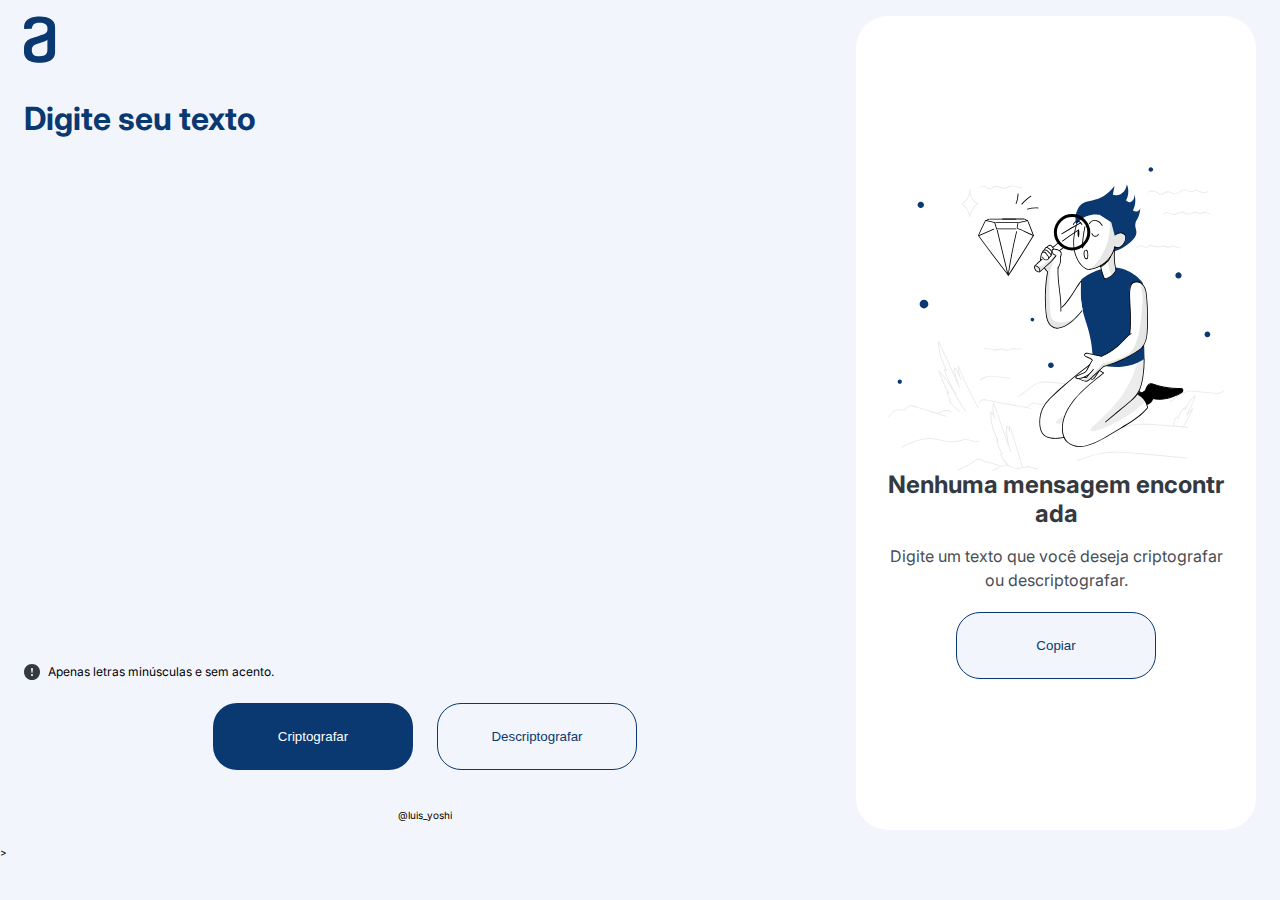
<file: Sprint01/index.html>
<!DOCTYPE html>
<html lang="pt-br">

<head>
    <meta charset="UTF-8">
    <meta name="viewport" content="width=device-width, initial-scale=1.0">
    <title>Decodificardor</title>
    <link rel="stylesheet" href="./style.css">
</head>

<body>
    <div class="page">
        <header>
            <svg width="32" height="47" viewBox="0 0 32 47" fill="none" xmlns="http://www.w3.org/2000/svg">
                <path fill-rule="evenodd" clip-rule="evenodd"
                    d="M23.3958 23.2683C23.3524 23.537 23.2466 23.7928 23.0863 24.0165C22.926 24.2401 22.7154 24.4259 22.4703 24.5597C21.9766 24.8677 21.5447 25.0217 21.1077 25.1757C20.177 25.4861 19.1974 25.7966 18.1613 26.1567C17.0687 26.5169 16.0891 26.877 15.215 27.1378C14.1249 27.4979 13.0888 27.8084 12.1041 28.1685C11.3633 28.4747 10.6674 28.8739 10.0345 29.3557C9.44584 29.8709 8.93212 30.4607 8.50734 31.1091C8.07027 31.8294 7.79518 32.7583 7.79518 33.8411C7.79518 36.0094 8.34022 37.6585 9.43289 38.6892C10.523 39.7746 12.5438 40.2887 15.5389 40.2887C18.5932 40.2887 20.6654 39.7224 21.7607 38.5874C22.8482 37.4524 23.3932 35.8554 23.3932 33.7939V23.2683H23.3958ZM15.5415 0.418701C20.8891 0.418701 24.815 1.39974 27.3217 3.4115C29.831 5.37358 31.0856 7.89696 31.0856 10.8873V36.3695C31.0856 37.4002 30.8696 38.5352 30.4891 39.7721C30.1035 41.0139 29.3425 42.1465 28.1418 43.1747C26.9977 44.2104 25.4166 45.0871 23.3984 45.7577C21.3802 46.4283 18.7629 46.7884 15.5441 46.7884C12.3304 46.7884 9.70798 46.4283 7.69234 45.7577C5.6767 45.0871 4.09298 44.2104 2.9489 43.1747C1.8846 42.2481 1.07834 41.0781 0.604178 39.7721C0.218532 38.5377 0 37.4027 0 36.372V32.2988C0 30.1306 0.599036 28.1188 1.79968 26.3629C3.00032 24.5597 4.68945 23.3229 6.8722 22.548C7.96229 22.1879 9.21692 21.8277 10.6335 21.3633C12.0527 20.8964 13.3588 20.4319 14.6699 20.0221C15.9811 19.6074 17.1252 19.1926 18.1048 18.83C18.6959 18.6015 19.2963 18.396 19.9044 18.214L20.8866 17.7496C21.2722 17.5434 21.6501 17.233 22.0332 16.8207C22.4137 16.4109 22.7402 15.9465 23.0153 15.4299C23.306 14.8705 23.4557 14.2526 23.4524 13.6267V11.9751C23.4564 11.3698 23.3249 10.7708 23.0667 10.2192C22.8508 9.59826 22.4137 9.03199 21.8147 8.51787C21.2156 8.00127 20.3955 7.58899 19.416 7.27605C18.4338 6.97056 17.1278 6.81409 15.6521 6.81409C12.5977 6.81409 10.5795 7.38533 9.48945 8.56755C8.5639 9.60075 8.01885 10.8898 7.91087 12.3328C7.91087 12.6432 7.63835 12.8494 7.30927 12.8494L0.658168 12.9537C0.500177 12.9543 0.348309 12.8947 0.235632 12.7877C0.122956 12.6807 0.0585941 12.535 0.0565613 12.3824V10.8922C0.0565613 9.44427 0.331655 8.1031 0.930691 6.81409C1.5323 5.5226 2.46042 4.44221 3.71248 3.51084C4.96711 2.58444 6.60482 1.81203 8.56647 1.29543C10.4767 0.674517 12.8214 0.418701 15.5466 0.418701H15.5415Z"
                    fill="#0A3871" />
            </svg>

        </header>

        <main>
            <section>
           <h1>Digite seu texto</h1>
           <textarea id="input-text" >
           </textarea>
           <p>
               <svg width="16" height="16" viewBox="0 0 16 16" fill="none" xmlns="http://www.w3.org/2000/svg">
            <path d="M16 8C16 10.1217 15.1571 12.1566 13.6569 13.6569C12.1566 15.1571 10.1217 16 8 16C5.87827 16 3.84344 15.1571 2.34315 13.6569C0.842855 12.1566 0 10.1217 0 8C0 5.87827 0.842855 3.84344 2.34315 2.34315C3.84344 0.842855 5.87827 0 8 0C10.1217 0 12.1566 0.842855 13.6569 2.34315C15.1571 3.84344 16 5.87827 16 8ZM8 4C7.87361 4.00007 7.74863 4.02662 7.63312 4.07793C7.51761 4.12924 7.41413 4.20418 7.32934 4.29791C7.24456 4.39165 7.18035 4.5021 7.14084 4.62217C7.10134 4.74223 7.08743 4.86923 7.1 4.995L7.45 8.502C7.46176 8.63977 7.5248 8.76811 7.62664 8.86164C7.72849 8.95516 7.86173 9.00705 8 9.00705C8.13827 9.00705 8.27151 8.95516 8.37336 8.86164C8.4752 8.76811 8.53824 8.63977 8.55 8.502L8.9 4.995C8.91257 4.86923 8.89866 4.74223 8.85915 4.62217C8.81965 4.5021 8.75544 4.39165 8.67066 4.29791C8.58587 4.20418 8.48239 4.12924 8.36688 4.07793C8.25137 4.02662 8.12639 4.00007 8 4ZM8.002 10C7.73678 10 7.48243 10.1054 7.29489 10.2929C7.10736 10.4804 7.002 10.7348 7.002 11C7.002 11.2652 7.10736 11.5196 7.29489 11.7071C7.48243 11.8946 7.73678 12 8.002 12C8.26722 12 8.52157 11.8946 8.70911 11.7071C8.89664 11.5196 9.002 11.2652 9.002 11C9.002 10.7348 8.89664 10.4804 8.70911 10.2929C8.52157 10.1054 8.26722 10 8.002 10Z" fill="#343A40"/>
            </svg>
            Apenas letras minúsculas e sem acento.</p>
           <div class="buttons">
               <button id= 'submit'type="submit">Criptografar</button>
               <button id="cancel" type="submit">Descriptografar</button>
           </div>
        </section>
        </main>
        
        <aside>
            <div id="res">
            <svg width="336" height="304" viewBox="0 0 336 304" fill="none" xmlns="http://www.w3.org/2000/svg">
                <g clip-path="url(#clip0_2_1323)">
                <path d="M0.675649 249.836C3.6088 248.4 4.854 244.589 8.03619 243.595C11.3014 242.574 14.9263 244.589 17.9148 242.38C19.2153 241.414 20.1838 239.812 21.7611 239.232C23.1447 238.735 24.5836 239.287 25.9118 239.702C27.0463 240.061 28.1808 240.392 29.3153 240.751C33.8811 242.159 38.4192 243.54 42.9849 244.948C48.1594 246.522 53.3063 248.124 58.4808 249.698C58.9789 249.864 59.2002 249.063 58.7021 248.897C49.2386 245.998 39.8027 243.098 30.3392 240.199C28.1255 239.536 25.8288 238.514 23.5321 238.238C21.9271 238.045 20.6543 238.68 19.5197 239.729C17.9425 241.193 16.7526 242.546 14.4559 242.656C12.5466 242.767 10.6649 242.27 8.75563 242.574C4.82632 243.181 3.60879 247.461 0.288249 249.091C-0.209832 249.367 0.205238 250.085 0.675649 249.836Z" fill="#E8E8E8"/>
                <path d="M50.4007 246.357C52.3654 246.854 53.915 244.893 55.6859 244.313C58.0656 243.512 60.6114 243.844 62.7697 245.086C63.2402 245.362 63.6552 244.644 63.1848 244.368C61.3585 243.291 59.2832 242.85 57.1802 243.126C56.267 243.236 55.4092 243.485 54.5791 243.844C53.3892 244.368 52.0057 245.887 50.6221 245.556C50.0963 245.418 49.875 246.219 50.4007 246.357Z" fill="#E8E8E8"/>
                <path d="M71.7353 244.286C69.8813 242.767 68.1103 241.138 66.4501 239.398C65.6753 238.597 64.9282 237.741 64.2087 236.885C63.7936 236.388 63.3786 235.891 62.9912 235.394C62.7145 235.035 62.4377 234.676 62.1887 234.317C61.746 233.875 61.746 233.323 62.2164 232.715C62.5484 232.853 63.0742 232.522 62.7975 232.135C61.1095 229.871 59.8643 227.386 59.0619 224.679C58.8958 224.845 58.7298 225.011 58.5638 225.176C59.4769 225.425 60.141 225.894 60.6391 226.668C60.9158 227.109 61.6353 226.723 61.3586 226.253C57.2356 219.129 53.8597 211.618 51.3139 203.803C51.0926 203.941 50.8435 204.079 50.6221 204.217C62.2164 215.594 67.4739 231.417 77.2418 244.148C77.5739 244.562 78.2933 244.148 77.9613 243.733C68.1657 230.948 62.8528 215.07 51.2032 203.637C50.9265 203.361 50.3731 203.637 50.5115 204.051C53.0849 211.949 56.4608 219.516 60.6391 226.695C60.8882 226.557 61.1095 226.419 61.3586 226.281C60.7221 225.315 59.892 224.679 58.7852 224.403C58.4808 224.32 58.1764 224.597 58.2871 224.9C59.1172 227.662 60.3901 230.23 62.1057 232.55C62.2994 232.356 62.4931 232.163 62.6868 231.97C61.912 231.611 61.0542 231.97 60.8605 232.881C60.6115 234.179 62.1887 235.615 62.9082 236.526C65.3709 239.591 68.1657 242.38 71.2095 244.865C71.5692 245.197 72.1503 244.617 71.7353 244.286Z" fill="#E8E8E8"/>
                <path d="M68.8297 227.027C63.7382 219.433 59.6152 211.286 56.5714 202.671C56.4884 202.836 56.3777 203.002 56.2947 203.168C57.2355 202.947 58.038 203.306 58.5637 204.134C58.8404 204.604 59.5045 204.19 59.2832 203.72C54.9941 194.469 50.6221 184.832 50.9265 174.421C50.6774 174.504 50.4007 174.559 50.1517 174.642C57.5399 189.83 64.5684 205.211 71.2095 220.731C71.4032 221.172 72.1226 220.841 71.9566 220.399C70.8497 217.085 69.7706 213.744 68.6637 210.43C68.138 208.801 67.5845 207.2 67.0588 205.57C66.6991 204.493 65.9243 202.146 67.4739 201.566C67.3078 201.511 67.1695 201.428 67.0034 201.373C68.9958 205.266 70.9604 209.16 72.9527 213.054C73.2018 213.523 73.9213 213.109 73.6722 212.64C71.5139 208.415 70.5177 203.748 70.7114 198.998C70.4347 199.026 70.158 199.081 69.9089 199.108C75.6645 213.385 82.3333 227.303 89.8322 240.751C90.0812 241.22 90.8007 240.806 90.5516 240.337C83.0804 226.944 76.4393 213.109 70.7114 198.888C70.5454 198.473 69.9089 198.501 69.9089 198.998C69.7152 203.886 70.7667 208.663 72.9804 213.054C73.2295 212.916 73.4508 212.778 73.6999 212.64C71.7075 208.746 69.7429 204.852 67.7506 200.959C67.6676 200.821 67.4462 200.71 67.2802 200.765C64.513 201.787 66.284 205.736 66.8928 207.586C68.3317 211.922 69.7429 216.285 71.1818 220.62C71.4308 220.51 71.6799 220.399 71.9289 220.289C65.2878 204.769 58.2593 189.388 50.8711 174.2C50.6774 173.814 50.0963 174.035 50.0963 174.421C49.7643 184.97 54.2193 194.773 58.5637 204.134C58.8128 203.996 59.0341 203.858 59.2832 203.72C58.5637 202.588 57.4015 202.091 56.0733 202.367C55.8519 202.422 55.7136 202.671 55.7966 202.864C58.8681 211.535 63.0188 219.764 68.138 227.413C68.4147 227.883 69.1341 227.468 68.8297 227.027Z" fill="#E8E8E8"/>
                <path d="M14.1515 280.405C23.7257 275.794 33.8257 271.099 44.7558 272.204C49.9303 272.728 54.9388 274.22 60.0856 274.882C62.6867 275.214 65.3155 275.352 67.9166 275.048C70.3517 274.744 72.6484 273.861 75.0281 273.336C78.0996 272.646 80.8944 273.364 83.8552 274.192C86.2903 274.855 88.6977 275.407 91.2157 274.827C91.7415 274.717 91.5201 273.916 90.9944 274.026C85.9582 275.214 81.2264 271.596 76.1349 272.314C73.6169 272.673 71.2648 273.667 68.7744 274.109C66.1456 274.551 63.4615 274.496 60.8051 274.164C55.5752 273.557 50.4837 272.01 45.2262 271.431C40.0517 270.851 34.9325 271.513 29.9794 272.949C24.3345 274.606 18.9939 277.147 13.7364 279.687C13.2383 279.908 13.6811 280.626 14.1515 280.405Z" fill="#E8E8E8"/>
                <path d="M70.3241 303.297C73.5616 301.917 76.7438 300.398 79.8153 298.686C81.4202 297.775 82.9975 296.836 84.5747 295.842C85.986 294.93 87.3972 293.632 88.9468 292.97C90.6901 292.252 93.3188 293.605 95.0621 294.13C96.9161 294.709 98.7701 295.262 100.596 295.842C104.387 297.001 108.178 298.161 111.942 299.321C112.44 299.487 112.661 298.686 112.163 298.52C108.123 297.278 104.055 296.035 100.015 294.792C98.0783 294.185 96.1413 293.605 94.2043 292.997C92.7101 292.528 90.8284 291.561 89.2512 291.948C87.7846 292.307 86.4564 293.577 85.2112 294.406C83.6062 295.455 81.946 296.477 80.2857 297.443C76.9375 299.349 73.4786 301.061 69.909 302.552C69.4109 302.773 69.8537 303.491 70.3241 303.297Z" fill="#E8E8E8"/>
                <path d="M104.747 304.154C106.85 303.104 108.953 302.027 111.056 300.978C112.993 299.984 115.068 298.658 117.282 298.465C119.523 298.244 121.267 299.708 123.204 300.564C124.836 301.282 126.607 301.696 128.378 301.806C132.529 302.027 136.403 299.956 140.526 300.177C143.819 300.37 147.139 303.077 150.377 301.365C150.847 301.116 150.432 300.398 149.962 300.647C147.942 301.724 145.756 300.674 143.763 300.039C142.048 299.487 140.387 299.238 138.589 299.432C134.327 299.873 130.426 301.668 126.054 300.647C122.429 299.818 119.662 296.808 115.76 297.94C113.961 298.465 112.274 299.459 110.613 300.288C108.51 301.337 106.407 302.414 104.304 303.463C103.862 303.684 104.277 304.402 104.747 304.154Z" fill="#E8E8E8"/>
                <path d="M120.907 298.161C119.191 296.67 117.642 295.013 116.369 293.108C115.788 292.252 115.262 291.34 114.764 290.429C114.515 289.96 114.294 289.49 114.1 289.021C113.934 288.634 113.768 288.275 113.629 287.889C113.38 287.474 113.491 287.088 113.962 286.729C114.211 286.618 114.46 286.508 114.709 286.397C111.665 281.924 109.756 276.843 109.119 271.486C108.87 271.596 108.649 271.679 108.4 271.79C108.898 272.425 109.396 273.06 109.922 273.723C110.226 274.109 110.807 273.612 110.586 273.225C105.771 264.637 103.197 254.972 103.142 245.142C102.893 245.252 102.672 245.335 102.423 245.445C104.304 246.964 105.743 248.842 106.629 251.079C106.878 250.968 107.127 250.858 107.376 250.747C105.217 246.191 104.775 241.055 106.048 236.195C105.771 236.195 105.522 236.195 105.245 236.195C110.918 252.404 116.563 268.586 122.235 284.796C122.401 285.293 123.204 285.072 123.038 284.575C120.188 276.263 118.776 267.537 118.859 258.728C118.61 258.838 118.389 258.921 118.14 259.032C119.828 260.55 120.879 262.456 121.267 264.693C121.35 265.162 122.097 265.052 122.069 264.582C121.986 262.898 121.876 261.186 121.793 259.501C121.571 259.612 121.377 259.75 121.156 259.86C122.623 260.799 122.899 263.284 123.37 264.831C123.868 266.488 124.366 268.144 124.892 269.829C125.916 273.253 126.967 276.65 127.991 280.074C130.066 286.895 132.142 293.743 134.217 300.564C134.383 301.061 135.185 300.867 135.019 300.343C132.778 292.997 130.564 285.624 128.323 278.279C127.244 274.689 126.137 271.099 125.058 267.509C124.504 265.659 123.951 263.837 123.397 261.986C123.038 260.854 122.623 259.832 121.599 259.17C121.35 259.004 120.962 259.225 120.962 259.529C121.045 261.213 121.156 262.925 121.239 264.61C121.516 264.582 121.793 264.527 122.042 264.499C121.654 262.124 120.492 260.053 118.693 258.452C118.417 258.203 118.002 258.369 117.974 258.755C117.891 267.62 119.302 276.429 122.18 284.823C122.457 284.741 122.706 284.685 122.982 284.603C117.31 268.393 111.665 252.211 105.992 236.001C105.854 235.642 105.3 235.587 105.19 236.001C103.862 241.11 104.36 246.439 106.601 251.189C106.795 251.603 107.542 251.3 107.348 250.858C106.407 248.483 104.941 246.467 102.921 244.865C102.644 244.645 102.201 244.783 102.201 245.169C102.257 255.138 104.858 264.969 109.756 273.667C109.977 273.502 110.198 273.336 110.42 273.17C109.922 272.535 109.423 271.9 108.898 271.237C108.676 270.961 108.151 271.182 108.178 271.541C108.815 277.064 110.752 282.283 113.879 286.867C114.155 287.254 114.709 287.005 114.626 286.536C114.487 285.762 113.574 285.486 112.938 285.956C111.776 286.784 112.91 288.745 113.325 289.684C114.902 293.191 117.254 296.256 120.16 298.769C120.741 299.072 121.322 298.493 120.907 298.161Z" fill="#E8E8E8"/>
                <path d="M91.9629 236.222C91.6031 231.031 101.039 234.013 103.668 234.51C107.984 235.311 112.274 236.112 116.59 236.913C125.196 238.514 133.829 240.116 142.435 241.718C142.961 241.828 143.182 241.027 142.656 240.917C132.778 239.067 122.927 237.244 113.048 235.394C108.206 234.483 103.363 233.571 98.5209 232.688C96.7777 232.356 94.7577 231.997 93.1251 232.909C91.8798 233.571 91.0497 234.786 91.1604 236.222C91.1604 236.747 92.0182 236.747 91.9629 236.222Z" fill="#E8E8E8"/>
                <path d="M136.707 240.806C139.585 241.11 141.356 238.376 143.597 237.051C145.507 235.946 147.167 236.802 149.132 237.189C151.318 237.631 153.559 237.686 155.773 237.41C156.298 237.354 156.298 236.526 155.773 236.581C153.282 236.885 150.792 236.775 148.357 236.167C146.89 235.78 145.562 235.311 144.096 235.891C141.494 236.885 139.723 240.309 136.707 239.978C136.182 239.923 136.182 240.751 136.707 240.806Z" fill="#E8E8E8"/>
                <path d="M189.476 293.909C196.117 291.589 202.814 289.269 209.676 287.612C216.843 285.9 224.065 285.21 231.426 285.431C238.703 285.652 245.925 286.48 253.175 287.143C260.453 287.833 267.73 288.496 275.008 289.187C283.365 289.96 291.749 290.733 300.106 291.534C300.631 291.589 300.631 290.761 300.106 290.705C285.191 289.325 270.276 287.944 255.334 286.536C240.972 285.21 226.528 283.249 212.222 286.204C204.363 287.833 196.781 290.484 189.227 293.108C188.757 293.273 188.978 294.074 189.476 293.909Z" fill="#E8E8E8"/>
                <path d="M218.725 266.736C223.678 265.687 228.326 263.616 233.003 261.738C238.011 259.75 243.075 258.369 248.443 257.9C253.867 257.43 259.318 257.706 264.714 258.038C270.138 258.369 275.561 258.756 281.012 259.142C287.349 259.612 293.714 260.136 300.05 260.689C300.576 260.744 300.576 259.915 300.05 259.86C288.816 258.866 277.581 258.01 266.319 257.292C255.61 256.602 245.068 256.326 234.857 260.109C229.433 262.125 224.176 264.693 218.476 265.908C218.005 266.046 218.199 266.847 218.725 266.736Z" fill="#E8E8E8"/>
                <path d="M282.507 234.897C286.464 231.887 290.642 228.932 295.069 226.668C297.228 225.563 299.552 224.679 301.987 224.486C304.616 224.265 307.245 224.79 309.818 225.121C315.048 225.756 320.306 226.143 325.563 226.474C329.05 226.695 333.477 227.192 335.94 224.155C336.272 223.74 335.691 223.161 335.359 223.575C332.564 227.027 326.67 225.729 322.851 225.48C317.594 225.121 312.392 224.624 307.162 223.961C304.92 223.685 302.707 223.464 300.465 223.879C298.252 224.265 296.176 225.149 294.212 226.198C289.95 228.462 285.91 231.279 282.064 234.206C281.677 234.51 282.092 235.228 282.507 234.897Z" fill="#E8E8E8"/>
                <path d="M130.177 230.34C134.106 227.386 138.063 224.458 141.992 221.504C145.756 218.687 149.27 215.732 154.195 215.484C158.844 215.263 163.604 215.788 168.225 216.174C173.206 216.588 178.159 217.141 183.084 217.831C187.235 218.411 192.188 219.957 196.117 217.803C196.588 217.555 196.173 216.837 195.702 217.085C193.682 218.19 191.441 218.19 189.2 217.914C186.792 217.61 184.385 217.196 181.977 216.864C177.329 216.229 172.652 215.705 167.948 215.318C163.327 214.931 158.54 214.379 153.919 214.655C149.63 214.904 146.448 217.113 143.099 219.626C138.644 222.94 134.217 226.281 129.762 229.595C129.347 229.954 129.762 230.672 130.177 230.34Z" fill="#E8E8E8"/>
                <path d="M285.855 259.529C286.104 257.706 286.464 255.939 286.99 254.172C287.239 253.343 287.488 252.515 287.82 251.686C288.013 251.189 288.539 250.361 289.259 250.554C289.618 250.665 289.784 251.907 289.812 252.156C289.867 252.598 290.476 252.736 290.614 252.266C291.915 248.041 293.409 243.402 297.394 240.944C297.173 240.834 296.979 240.696 296.757 240.585C296.757 241.276 296.73 241.994 296.73 242.684C296.73 243.071 297.311 243.264 297.505 242.905C299.967 237.796 302.651 232.439 307.632 229.346C307.439 229.181 307.217 229.043 307.023 228.877C304.533 235.311 301.628 241.579 298.335 247.655C298.113 248.041 298.667 248.538 298.999 248.152C300.853 245.943 302.734 243.733 305.17 242.132C304.976 241.938 304.782 241.745 304.588 241.552C301.517 248.014 298.169 254.31 294.488 260.44C294.212 260.909 294.931 261.324 295.208 260.854C298.86 254.724 302.236 248.428 305.308 241.966C305.474 241.635 305.114 241.138 304.727 241.386C302.236 243.043 300.299 245.28 298.39 247.544C298.611 247.71 298.833 247.876 299.054 248.041C302.375 241.911 305.308 235.587 307.826 229.07C307.964 228.739 307.494 228.435 307.217 228.601C302.098 231.776 299.331 237.216 296.785 242.463C297.034 242.546 297.311 242.601 297.56 242.684C297.56 241.994 297.588 241.276 297.588 240.585C297.588 240.282 297.228 240.061 296.951 240.226C292.801 242.794 291.168 247.599 289.812 252.045C290.089 252.073 290.365 252.128 290.614 252.156C290.476 250.747 289.203 248.345 287.654 250.14C286.879 251.051 286.574 252.542 286.242 253.675C285.689 255.497 285.302 257.375 285.025 259.28C284.997 259.833 285.772 260.053 285.855 259.529Z" fill="#E8E8E8"/>
                <path d="M92.5164 212.916C94.6747 211.756 96.8608 210.596 99.2405 209.961C101.759 209.298 104.249 209.519 106.767 209.851C111.776 210.513 116.784 211.176 121.765 211.839C122.291 211.922 122.291 211.093 121.765 211.01C116.424 210.292 111.056 209.519 105.716 208.884C103.253 208.58 100.901 208.58 98.521 209.271C96.252 209.933 94.149 211.066 92.0737 212.17C91.6032 212.474 92.046 213.164 92.5164 212.916Z" fill="#E8E8E8"/>
                <path d="M260.84 25.6074C262.833 23.923 265.627 24.2543 267.813 25.3313C269.474 26.1321 270.83 27.7614 272.767 27.8442C274.565 27.8994 276.059 26.6844 277.581 25.8836C278.605 25.3589 279.657 24.9999 280.819 25.2484C282.064 25.497 283.143 26.2149 284.278 26.712C288.013 28.3413 290.504 26.0769 293.658 24.2819C294.544 23.7849 295.485 23.3431 296.508 23.2602C297.809 23.1498 298.971 23.7297 300.133 24.2267C301.96 24.9999 303.343 25.3037 305.197 24.5581C307.106 23.8125 308.656 23.923 310.565 24.6133C311.783 25.0551 312.945 25.6074 314.218 25.8836C316.127 26.3254 318.175 26.2149 319.614 24.7514C320.001 24.3648 319.392 23.7849 319.033 24.1715C317.179 26.0493 314.356 25.1656 312.226 24.3372C310.067 23.5087 307.854 22.6251 305.557 23.4811C304.118 24.0334 303.149 24.42 301.6 23.8953C300.548 23.5364 299.58 22.9565 298.501 22.6527C296.868 22.1556 295.346 22.4318 293.852 23.1774C292.136 24.0334 290.642 25.3865 288.843 26.1045C286.464 27.0434 284.61 25.8007 282.451 24.8895C280.874 24.2267 279.38 24.1163 277.803 24.8066C275.893 25.6627 274.039 27.5404 271.798 26.7396C270.608 26.3254 269.667 25.3589 268.588 24.7514C267.675 24.2543 266.679 23.8953 265.655 23.702C263.69 23.3431 261.781 23.6744 260.231 24.9723C259.844 25.3865 260.453 25.9664 260.84 25.6074Z" fill="#E8E8E8"/>
                <path d="M270.802 44.468C271.328 44.468 271.328 43.6395 270.802 43.6395C270.276 43.6395 270.276 44.468 270.802 44.468Z" fill="#E8E8E8"/>
                <path d="M276.336 47.478C277.637 45.1307 280.708 46.2629 282.617 47.0361C284.527 47.8093 286.242 48.2788 288.262 47.5884C289.923 47.0085 291.417 45.9039 293.132 45.5173C295.512 44.9651 296.868 46.9809 299.026 47.4504C302.402 48.1959 305.806 44.4404 308.988 46.0144C309.874 46.4562 310.482 47.0361 311.534 46.9533C312.502 46.8981 313.388 46.4286 314.329 46.2077C316.957 45.6002 319.697 46.0696 322.049 47.3675C322.519 47.616 322.934 46.8981 322.464 46.6495C320.97 45.8211 319.365 45.324 317.677 45.1584C316.819 45.0755 315.934 45.1031 315.076 45.2412C314.052 45.3793 313.111 45.8211 312.115 46.0144C310.759 46.2629 310.178 45.6002 309.071 45.1307C308.518 44.9098 307.909 44.7994 307.328 44.827C305.944 44.8822 304.616 45.4621 303.343 45.9316C301.711 46.5391 299.967 47.119 298.307 46.2905C296.896 45.6002 295.789 44.5508 294.129 44.5508C290.697 44.5785 288.29 47.8646 284.665 46.8705C281.981 46.1249 277.664 43.5015 275.672 47.0361C275.368 47.5332 276.087 47.9474 276.336 47.478Z" fill="#E8E8E8"/>
                <path d="M249.495 80.5323C251.46 78.9859 253.701 79.0688 255.859 80.0629C257.049 80.6152 258.322 81.1399 259.567 80.3943C260.287 79.9524 260.757 79.2621 261.615 79.0136C262.528 78.7374 263.497 78.9307 264.382 79.1516C265.959 79.5382 267.481 80.2286 269.114 80.339C271.051 80.4771 272.822 79.6487 274.704 79.4554C276.724 79.2621 278.135 80.4771 280.016 80.7532C281.843 81.0018 283.254 79.5382 285.08 79.8144C287.294 80.1457 289.48 80.8913 291.666 81.4436C292.192 81.5817 292.413 80.7809 291.887 80.6428C289.591 80.0629 287.211 79.1792 284.859 78.9307C282.867 78.7098 281.428 80.339 279.435 79.7315C277.581 79.1792 276.253 78.3784 274.261 78.6546C272.13 78.9583 270.193 79.7867 268.007 79.3173C266.319 78.9583 264.687 78.1575 262.943 78.0471C262.307 78.0194 261.643 78.0747 261.034 78.3232C260.259 78.627 259.844 79.2621 259.125 79.6763C257.464 80.6428 255.223 78.5993 253.452 78.4613C251.764 78.3232 250.215 78.9031 248.886 79.9248C248.471 80.2838 249.08 80.8637 249.495 80.5323Z" fill="#E8E8E8"/>
                <path d="M90.8561 20.2779C91.3819 20.2779 91.3819 19.4495 90.8561 19.4495C90.3303 19.4495 90.3303 20.2779 90.8561 20.2779Z" fill="#E8E8E8"/>
                <path d="M93.2911 20.913C93.7892 18.4553 97.0544 20.0293 98.2442 20.7749C99.6001 21.6309 101.039 22.4041 102.699 21.9347C104.498 21.41 105.715 19.8636 107.708 19.7532C109.589 19.6703 111.416 20.5264 113.187 21.0786C114.709 21.5481 116.314 21.8795 117.891 21.4929C119.745 21.051 121.322 19.7532 123.204 19.4218C126.912 18.7866 130.26 21.7966 134.023 20.6368C134.521 20.4711 134.327 19.6703 133.802 19.836C129.872 21.0786 126.137 17.5992 122.152 18.8419C120.104 19.477 118.389 20.913 116.147 20.8301C114.072 20.7473 112.191 19.7532 110.226 19.2561C108.676 18.8695 107.099 18.759 105.605 19.4494C104.747 19.836 104 20.4711 103.142 20.8853C101.731 21.5481 100.541 21.1615 99.2681 20.4435C97.8845 19.6427 96.6946 18.7038 95.0067 18.8419C93.8168 18.9247 92.7653 19.5322 92.5439 20.7473C92.4056 21.2167 93.2081 21.4376 93.2911 20.913Z" fill="#E8E8E8"/>
                <path d="M95.8093 182.153C99.1021 180.773 102.423 183.23 105.743 183.396C107.459 183.479 109.119 183.065 110.807 182.733C112.938 182.319 114.764 182.291 116.812 183.147C118.057 183.672 119.191 184.003 120.464 183.506C121.184 183.23 121.793 182.761 122.512 182.512C123.314 182.236 124.145 182.181 125.002 182.181C127.963 182.236 130.924 183.258 133.746 181.932C134.217 181.711 133.802 180.994 133.331 181.214C130.315 182.623 126.967 181.076 123.785 181.408C122.263 181.573 121.267 182.457 119.856 182.871C118.168 183.368 116.507 181.932 114.847 181.684C111.277 181.132 107.902 183.12 104.304 182.402C101.427 181.822 98.521 180.137 95.5879 181.38C95.1175 181.573 95.3389 182.374 95.8093 182.153Z" fill="#E8E8E8"/>
                <path d="M35.9841 141.477C38.3987 141.477 40.3562 139.524 40.3562 137.114C40.3562 134.705 38.3987 132.751 35.9841 132.751C33.5695 132.751 31.6121 134.705 31.6121 137.114C31.6121 139.524 33.5695 141.477 35.9841 141.477Z" fill="#0A3871"/>
                <path d="M290.476 111.488C292.172 111.488 293.548 110.116 293.548 108.423C293.548 106.73 292.172 105.358 290.476 105.358C288.78 105.358 287.405 106.73 287.405 108.423C287.405 110.116 288.78 111.488 290.476 111.488Z" fill="#0A3871"/>
                <path d="M262.833 4.70331C264.086 4.70331 265.102 3.68952 265.102 2.43894C265.102 1.18836 264.086 0.174561 262.833 0.174561C261.579 0.174561 260.564 1.18836 260.564 2.43894C260.564 3.68952 261.579 4.70331 262.833 4.70331Z" fill="#0A3871"/>
                <path d="M162.884 201.069C164.443 201.069 165.707 199.808 165.707 198.252C165.707 196.697 164.443 195.436 162.884 195.436C161.325 195.436 160.062 196.697 160.062 198.252C160.062 199.808 161.325 201.069 162.884 201.069Z" fill="#0A3871"/>
                <path d="M32.7742 41.0991C34.5622 41.0991 36.0117 39.6526 36.0117 37.8682C36.0117 36.0838 34.5622 34.6373 32.7742 34.6373C30.9861 34.6373 29.5366 36.0838 29.5366 37.8682C29.5366 39.6526 30.9861 41.0991 32.7742 41.0991Z" fill="#0A3871"/>
                <path d="M144.4 154.456C145.424 154.456 146.254 153.628 146.254 152.606C146.254 151.584 145.424 150.756 144.4 150.756C143.376 150.756 142.546 151.584 142.546 152.606C142.546 153.628 143.376 154.456 144.4 154.456Z" fill="#0A3871"/>
                <path d="M319.392 170.196C320.951 170.196 322.215 168.935 322.215 167.38C322.215 165.824 320.951 164.563 319.392 164.563C317.834 164.563 316.57 165.824 316.57 167.38C316.57 168.935 317.834 170.196 319.392 170.196Z" fill="#0A3871"/>
                <path d="M11.7441 216.754C12.9056 216.754 13.8471 215.814 13.8471 214.655C13.8471 213.496 12.9056 212.557 11.7441 212.557C10.5827 212.557 9.64111 213.496 9.64111 214.655C9.64111 215.814 10.5827 216.754 11.7441 216.754Z" fill="#0A3871"/>
                <path d="M97.7461 53.6636C95.3387 58.5514 92.9036 63.4391 90.4962 68.3269C100.458 81.6646 110.419 94.9747 120.381 108.312C122.955 104.419 125.5 100.442 128.074 96.4383C134.134 86.9389 139.917 77.5501 145.451 68.244C143.57 63.4667 141.66 58.6618 139.779 53.8846C138.561 53.2494 137.344 52.6419 136.126 52.0068C124.338 52.0344 112.55 52.062 100.79 52.0896C99.7384 52.6419 98.7422 53.1666 97.7461 53.6636Z" fill="white"/>
                <path d="M90.8283 68.5478C92.9313 63.9362 95.0897 59.3522 97.3034 54.7959C97.5247 54.3264 96.8329 53.8846 96.5839 54.3816C94.3702 58.938 92.2118 63.522 90.1088 68.1336C89.8874 68.603 90.6069 69.0449 90.8283 68.5478Z" fill="black"/>
                <path d="M90.2748 69.0448C100.015 82.3826 109.949 95.5546 120.077 108.616C120.409 109.03 120.99 108.451 120.658 108.036C110.585 95.03 100.707 81.9131 90.9943 68.6306C90.6899 68.2164 89.9705 68.6306 90.2748 69.0448Z" fill="black"/>
                <path d="M97.4971 54.3264C98.6592 53.7189 99.7938 53.0837 100.956 52.4762C101.426 52.2277 101.011 51.5097 100.541 51.7583C99.3787 52.3658 98.2442 53.0009 97.082 53.6084C96.5839 53.8846 97.0266 54.5749 97.4971 54.3264Z" fill="black"/>
                <path d="M101.648 52.5314C110.281 52.5314 118.942 52.5314 127.576 52.5314C128.101 52.5314 128.101 51.703 127.576 51.703C118.942 51.703 110.281 51.703 101.648 51.703C101.122 51.703 101.122 52.5314 101.648 52.5314Z" fill="black"/>
                <path d="M145.839 68.1611C144.095 63.5496 142.297 58.9932 140.443 54.4092C140.249 53.9122 139.447 54.1331 139.64 54.6301C141.494 59.1865 143.293 63.7705 145.036 68.3821C145.23 68.8791 146.032 68.6582 145.839 68.1611Z" fill="black"/>
                <path d="M144.925 68.5754C136.818 81.8303 128.544 95.0024 120.104 108.064C119.8 108.506 120.519 108.92 120.824 108.478C129.264 95.4166 137.537 82.2721 145.645 68.9896C145.922 68.5478 145.202 68.106 144.925 68.5754Z" fill="black"/>
                <path d="M139.945 53.5533C138.976 52.9457 138.008 52.3106 137.039 51.7031C136.596 51.4269 136.181 52.1173 136.624 52.4211C137.593 53.0286 138.561 53.6637 139.53 54.2712C140 54.575 140.415 53.857 139.945 53.5533Z" fill="black"/>
                <path d="M136.098 51.6202C128.876 51.6202 121.654 51.6202 114.459 51.6202C113.934 51.6202 113.934 52.4487 114.459 52.4487C121.682 52.4487 128.904 52.4487 136.098 52.4487C136.624 52.4487 136.624 51.6202 136.098 51.6202Z" fill="black"/>
                <path d="M91.1605 68.962C96.1136 66.8357 101.067 64.7094 106.02 62.5831C106.518 62.3622 106.075 61.6718 105.605 61.8651C100.652 63.9914 95.6985 66.1177 90.7454 68.244C90.275 68.465 90.69 69.1829 91.1605 68.962Z" fill="black"/>
                <path d="M97.6354 54.0779C100.679 54.5473 103.668 55.2101 106.628 56.0385C107.154 56.1766 107.376 55.3758 106.85 55.2377C103.889 54.3816 100.901 53.7465 97.8567 53.2771C97.331 53.1942 97.0819 53.995 97.6354 54.0779Z" fill="black"/>
                <path d="M106.407 55.9005C107.071 57.9716 107.652 60.0426 108.15 62.1689C108.261 62.6936 109.064 62.4727 108.953 61.948C108.455 59.8217 107.874 57.7506 107.21 55.6796C107.044 55.1825 106.241 55.3758 106.407 55.9005Z" fill="black"/>
                <path d="M107.68 55.9833C115.096 55.9833 122.484 55.9833 129.9 55.9833C130.426 55.9833 130.426 55.1548 129.9 55.1548C122.484 55.1548 115.096 55.1548 107.68 55.1548C107.154 55.1548 107.154 55.9833 107.68 55.9833Z" fill="black"/>
                <path d="M129.54 56.149C129.264 57.6678 128.987 59.2142 128.71 60.733C128.627 61.2577 129.43 61.4786 129.513 60.9539C129.789 59.4351 130.066 57.8887 130.343 56.3699C130.426 55.8452 129.623 55.6243 129.54 56.149Z" fill="black"/>
                <path d="M108.593 62.2241C115.068 62.2241 121.543 62.2241 128.046 62.2241C128.572 62.2241 128.572 61.3956 128.046 61.3956C121.571 61.3956 115.096 61.3956 108.593 61.3956C108.067 61.3956 108.067 62.2241 108.593 62.2241Z" fill="black"/>
                <path d="M130.703 55.9833C133.719 55.3482 136.707 54.713 139.723 54.0779C140.249 53.9675 140.028 53.1666 139.502 53.2771C136.486 53.9122 133.497 54.5474 130.481 55.1825C129.955 55.2929 130.177 56.0938 130.703 55.9833Z" fill="black"/>
                <path d="M129.319 61.9756C132.114 62.4174 134.715 63.9914 137.261 65.1788C139.972 66.4491 142.656 67.7194 145.368 68.9896C145.839 69.2105 146.281 68.4926 145.783 68.2716C142.906 66.9185 140.055 65.5931 137.178 64.24C134.743 63.0802 132.224 61.6166 129.54 61.1748C129.015 61.0919 128.793 61.8927 129.319 61.9756Z" fill="black"/>
                <path d="M108.842 63.4944C112.44 78.2957 116.009 93.1246 119.606 107.926C119.745 108.451 120.519 108.23 120.409 107.705C116.812 92.9037 113.242 78.0748 109.645 63.2735C109.506 62.7488 108.704 62.9697 108.842 63.4944Z" fill="black"/>
                <path d="M128.157 64.4885C124.781 78.7375 121.986 93.1522 119.828 107.65C119.745 108.174 120.547 108.395 120.63 107.871C122.788 93.3731 125.583 78.986 128.959 64.7094C129.098 64.1847 128.295 63.9638 128.157 64.4885Z" fill="black"/>
                <path d="M128.433 36.8466C129.679 33.6709 130.37 30.3296 130.481 26.9054C130.509 26.3807 129.679 26.3807 129.651 26.9054C129.54 30.2467 128.849 33.5052 127.631 36.6257C127.437 37.1227 128.24 37.316 128.433 36.8466Z" fill="black"/>
                <path d="M134.106 37.3988C136.762 34.3888 139.751 31.7378 143.099 29.5011C143.542 29.1973 143.127 28.4794 142.684 28.7831C139.281 31.0475 136.209 33.7537 133.525 36.8189C133.165 37.2055 133.746 37.7854 134.106 37.3988Z" fill="black"/>
                <path d="M139.557 42.5075C142.989 41.4858 146.53 41.0992 150.1 41.3753C150.626 41.4029 150.626 40.5745 150.1 40.5469C146.447 40.2707 142.85 40.6573 139.336 41.7067C138.838 41.8724 139.032 42.6732 139.557 42.5075Z" fill="black"/>
                <path d="M81.2541 23.1498C81.5861 28.6174 78.5146 33.8366 73.5891 36.2114C73.3124 36.3495 73.3401 36.7637 73.5891 36.9294C78.0995 39.6356 80.1749 44.6062 81.3648 49.4939C81.5031 50.0186 82.2779 49.7977 82.1672 49.273C80.922 44.1643 78.7083 39.0004 74.0042 36.2114C74.0042 36.4599 74.0042 36.6808 74.0042 36.9294C79.1787 34.4165 82.4439 28.866 82.0842 23.1498C82.0565 22.6251 81.2264 22.6251 81.2541 23.1498Z" fill="#E8E8E8"/>
                <path d="M81.5584 23.1498C81.1987 28.8936 84.4639 34.4441 89.6384 36.9294C89.6384 36.6808 89.6384 36.4599 89.6384 36.2114C84.9066 39.028 82.6929 44.1919 81.4477 49.3282C81.3094 49.8529 82.1118 50.0738 82.2502 49.5491C83.4401 44.6338 85.5154 39.6356 90.0535 36.9294C90.3025 36.7913 90.3302 36.3495 90.0535 36.2114C85.128 33.8365 82.0288 28.6174 82.3609 23.1498C82.4162 22.6251 81.5861 22.6251 81.5584 23.1498Z" fill="#E8E8E8"/>
                <path d="M216.29 230.451C217.258 230.037 218.586 229.429 220.108 228.573C222.654 227.165 223.927 226.447 224.702 225.315C225.698 223.823 225.31 223.023 226.611 221.531C226.805 221.283 227.718 220.316 228.908 219.792C230.955 218.936 232.865 219.957 236.047 221.09C238.98 222.139 241.277 222.636 245.87 223.658C247.696 224.072 249.91 224.486 253.12 225.48C254.033 225.756 254.753 226.005 255.251 226.171C255.306 226.751 255.334 228.242 254.365 229.595C253.922 230.202 253.314 230.699 252.345 231.141C250.104 232.191 247.973 231.997 246.174 231.914C242.3 231.749 243.905 232.301 234.774 232.467C232.782 232.494 231.149 232.494 230.014 232.494C228.603 233.461 227.192 234.455 225.753 235.477C223.318 237.244 220.994 239.011 218.78 240.751C217.95 237.327 217.12 233.875 216.29 230.451Z" fill="black"/>
                <path d="M204.751 195.105C202.758 196.154 202.537 196.54 195.121 202.837C183.555 212.64 182.282 213.164 171.794 222.305C161.75 231.031 159.868 233.212 157.959 236.084C153.199 243.347 152.148 249.422 151.843 252.377C151.428 256.353 150.875 261.876 154.389 266.239C156.603 268.973 159.481 270.105 160.449 270.464C163.355 271.569 165.734 271.431 170.023 271.127C175.724 270.713 180.068 269.608 181.784 269.139C183.665 268.614 188.037 267.316 193.516 264.61C198.663 262.069 200.877 260.192 207.905 255.47C211.032 253.371 215.653 250.306 221.464 246.771C221.824 244.01 221.52 241.856 221.215 240.503C220.496 237.299 219.029 235.09 217.397 232.66C216.068 230.672 214.795 229.153 213.91 228.159C215.985 226.585 218.697 224.321 221.547 221.283C223.457 219.239 226.473 215.981 228.991 211.397C232.09 205.764 235.189 200.075 233.197 196.154C230.07 189.996 215.183 189.72 204.751 195.105Z" fill="white"/>
                <path opacity="0.18" d="M229.544 198.115C227.967 201.76 225.366 206.923 221.215 212.446C215.183 220.427 209.095 224.845 199.908 231.39C173.925 249.891 166.952 254.116 167.727 255.884C168.778 258.286 183.416 253.978 185.547 253.343C201.098 248.759 212.554 241.69 219.721 236.526C217.895 233.737 216.068 230.948 214.242 228.187C216.483 226.585 219.583 224.044 222.488 220.261C224.093 218.19 226.528 214.987 228.105 210.154C229.71 205.349 229.766 201.069 229.544 198.115Z" fill="#9B9797"/>
                <path d="M204.64 195.077C194.789 202.395 185.187 210.072 175.945 218.107C171.518 221.946 167.09 225.784 162.94 229.899C159.259 233.544 155.828 237.576 153.753 242.38C151.594 247.351 150.986 253.095 151.511 258.48C151.954 262.926 153.587 267.399 157.654 269.719C161.916 272.121 167.284 271.873 171.988 271.376C177.771 270.796 183.472 269.387 188.867 267.206C200.904 262.318 210.34 253.178 221.713 247.13C222.184 246.882 221.769 246.164 221.298 246.412C211.807 251.466 203.727 258.756 194.208 263.809C189.227 266.46 183.859 268.393 178.325 269.581C173.206 270.658 167.45 271.486 162.248 270.492C159.813 270.022 157.461 269.028 155.717 267.206C154.029 265.411 153.116 263.064 152.646 260.661C151.622 255.442 152.092 249.533 153.808 244.507C155.524 239.481 158.872 235.256 162.524 231.5C166.315 227.607 170.466 224.017 174.534 220.455C184.357 211.839 194.54 203.61 205.055 195.823C205.47 195.491 205.083 194.773 204.64 195.077Z" fill="black"/>
                <path d="M177.522 251.686C186.598 248.179 194.817 242.933 202.62 237.189C206.466 234.372 210.257 231.445 214.021 228.518C217.729 225.618 221.27 222.553 224.148 218.825C224.48 218.411 223.761 217.997 223.429 218.411C220.496 222.222 216.815 225.287 213.052 228.242C209.344 231.141 205.609 234.013 201.79 236.802C194.153 242.38 186.156 247.517 177.301 250.913C176.803 251.079 177.024 251.88 177.522 251.686Z" fill="black"/>
                <path d="M213.606 228.435C218.946 232.909 221.769 239.84 221.021 246.771C220.966 247.296 221.796 247.296 221.852 246.771C222.599 239.647 219.666 232.467 214.187 227.855C213.799 227.496 213.218 228.076 213.606 228.435Z" fill="black"/>
                <path d="M220.966 239.067C222.543 238.597 223.927 237.272 225.255 236.333C226.915 235.173 228.548 234.013 230.208 232.853C230.651 232.55 230.236 231.832 229.793 232.135C228.299 233.185 226.777 234.262 225.283 235.311C223.899 236.278 222.377 237.769 220.745 238.266C220.219 238.404 220.44 239.205 220.966 239.067Z" fill="black"/>
                <path d="M216.4 230.837C219.527 229.54 222.405 227.772 225.006 225.591C225.421 225.232 224.812 224.652 224.425 225.011C221.962 227.11 219.195 228.794 216.207 230.037C215.708 230.258 215.93 231.058 216.4 230.837Z" fill="black"/>
                <path d="M224.702 225.232C225.227 225.232 225.227 224.403 224.702 224.403C224.176 224.403 224.176 225.232 224.702 225.232Z" fill="black"/>
                <path d="M225.698 224.238C226.168 223.133 226.666 221.918 227.552 221.062C228.742 219.902 230.181 220.068 231.702 220.399C234.525 221.034 237.292 221.918 240.059 222.719C242.633 223.437 245.206 224.072 247.862 224.376C249.412 224.541 250.713 224.735 252.096 225.425C253.12 225.922 254.005 226.419 255.14 226.53C255.666 226.585 255.666 225.757 255.14 225.701C253.618 225.563 252.428 224.514 250.989 224.044C249.55 223.575 247.945 223.603 246.451 223.354C243.186 222.829 240.004 221.835 236.849 220.896C235.3 220.455 233.75 220.013 232.173 219.654C231.011 219.405 229.793 219.101 228.631 219.46C226.611 220.068 225.642 222.222 224.895 224.017C224.702 224.514 225.504 224.735 225.698 224.238Z" fill="black"/>
                <path d="M230.098 233.461C236.019 232.577 241.885 232.439 247.862 232.329C249.938 232.301 252.151 232.053 253.812 230.699C255.223 229.54 256.025 227.855 255.638 226.06C255.527 225.536 254.725 225.756 254.836 226.281C255.361 228.794 253.092 230.644 250.851 231.197C248.554 231.749 246.064 231.473 243.712 231.528C239.063 231.611 234.47 231.997 229.876 232.688C229.35 232.743 229.599 233.544 230.098 233.461Z" fill="black"/>
                <path d="M251.1 227.965C253.148 226.502 255.223 225.038 257.271 223.575C257.409 222.636 257.852 220.592 259.54 218.853C260.038 218.328 261.2 217.113 262.943 216.782C264.77 216.423 266.181 217.251 267.758 217.969C270.304 219.129 272.766 219.571 277.637 220.51C281.483 221.228 283.42 221.587 286.187 221.448C289.95 221.228 292.634 220.233 294.239 221.807C294.405 221.973 295.097 222.719 295.042 223.63C294.959 224.79 293.714 225.535 292.717 226.115C288.373 228.601 285.938 229.319 285.938 229.319C279.795 231.113 276.696 232.025 274.039 232.246C271.881 232.411 268.809 232.494 265.102 231.914C264.022 235.615 260.757 237.989 257.686 237.796C253.729 237.548 250.076 233.102 251.1 227.965Z" fill="black"/>
                <path d="M211.364 203.554C211.973 201.704 213.107 199.357 215.238 198.584C216.622 198.087 217.894 198.418 218.31 198.529C220.883 199.164 226.168 198.252 236.711 196.457C241.941 195.574 248.554 194.276 256.164 192.343C256.191 193.751 256.164 195.601 256.081 197.755C255.887 202.588 255.389 206.233 255.278 207.089C254.808 210.513 253.978 216.202 251.46 223.105C250.823 224.873 250.187 226.336 249.744 227.33C250.823 227.827 251.985 228.49 253.12 229.429C257.796 233.157 259.152 238.431 259.595 240.668C258.931 241.469 257.935 242.656 256.662 244.009C251.515 249.477 246.756 252.542 237.679 258.148C232.09 261.6 227.994 264.113 221.436 267.979C213.467 272.673 207.02 276.318 198.995 278.61C197.003 279.19 193.848 279.963 189.864 279.549C187.927 279.356 184.44 278.997 181.092 276.567C176.803 273.474 175.447 268.945 174.893 266.957C173.648 262.511 174.119 258.341 175.281 254.006C176.083 250.968 178.989 240.889 189.089 229.539C191.109 227.275 196.864 222.166 208.32 211.949C211.087 209.491 213.356 207.476 214.878 206.15C213.716 205.266 212.554 204.41 211.364 203.554Z" fill="white"/>
                <path opacity="0.18" d="M248.997 195.905C248.36 198.335 247.337 201.842 245.787 205.957C231.647 243.347 200.046 259.501 202.62 263.533C204.502 266.515 222.543 259.087 235.549 251.272C245.289 245.418 252.539 239.149 257.381 234.427C256.606 233.295 255.417 231.749 253.618 230.285C251.875 228.877 250.214 228.021 248.969 227.496C249.827 226.253 250.962 224.376 251.93 221.973C252.566 220.427 253.12 218.77 253.839 215.401C255.002 210.071 255.472 205.846 255.61 204.521C255.942 201.345 256.247 197.231 256.191 192.37C253.784 193.53 251.404 194.718 248.997 195.905Z" fill="#9B9797"/>
                <path d="M255.776 192.343C255.804 197.562 255.472 202.781 254.753 207.973C254.088 212.639 253.258 217.444 251.543 221.863C249.689 226.64 246.506 230.119 242.66 233.405C238.731 236.747 234.774 240.033 230.817 243.319C226.279 247.102 221.713 250.858 217.175 254.641C216.76 254.972 217.341 255.552 217.756 255.221C226.085 248.317 234.414 241.441 242.688 234.455C246.34 231.362 249.661 228.159 251.653 223.713C253.59 219.405 254.531 214.683 255.278 210.044C256.219 204.189 256.662 198.28 256.606 192.343C256.606 191.791 255.776 191.791 255.776 192.343Z" fill="black"/>
                <path d="M211.834 204.328C212.969 204.935 214.104 205.543 215.266 206.15C215.736 206.399 216.151 205.681 215.681 205.432C214.546 204.825 213.412 204.217 212.25 203.61C211.779 203.361 211.364 204.079 211.834 204.328Z" fill="black"/>
                <path d="M215.266 205.819C205.415 213.827 195.066 221.752 186.847 231.473C179.764 239.84 173.925 250.444 173.953 261.683C173.953 266.626 175.309 271.79 178.961 275.297C182.614 278.831 187.899 280.212 192.88 279.963C198.967 279.66 204.751 277.257 210.174 274.606C215.985 271.762 221.492 268.393 227.026 265.052C238.426 258.148 251.155 251.714 259.706 241.193C260.038 240.779 259.457 240.199 259.125 240.613C251.958 249.45 241.885 255.11 232.283 260.909C226.998 264.113 221.768 267.371 216.373 270.409C211.087 273.391 205.581 276.235 199.742 277.92C194.263 279.494 188.148 279.825 182.973 277.092C177.993 274.496 175.447 269.47 174.921 264.002C173.897 252.957 179.459 241.966 186.183 233.571C194.568 223.105 205.525 214.766 215.874 206.371C216.262 206.067 215.681 205.487 215.266 205.819Z" fill="black"/>
                <path d="M249.55 227.662C254.753 230.147 258.377 235.062 259.235 240.751C259.318 241.276 260.121 241.055 260.038 240.53C259.18 234.648 255.361 229.484 249.993 226.944C249.495 226.723 249.08 227.441 249.55 227.662Z" fill="black"/>
                <path d="M251.211 228.38C252.317 227.938 253.203 227.192 254.144 226.474C255.251 225.618 256.385 224.79 257.492 223.934C257.907 223.602 257.492 222.884 257.077 223.216C256.081 223.961 255.085 224.707 254.088 225.48C253.12 226.226 252.151 227.137 250.989 227.579C250.519 227.772 250.713 228.573 251.211 228.38Z" fill="black"/>
                <path d="M257.907 223.602C258.46 221.973 259.125 220.371 260.01 218.88C261.228 216.837 263.054 217.058 265.102 217.582C268.284 218.383 271.328 219.598 274.537 220.316C280.763 221.697 287.156 222.166 293.52 221.752C294.046 221.725 294.046 220.896 293.52 220.924C286.021 221.421 278.467 220.648 271.217 218.604C269.474 218.107 267.786 217.472 266.042 216.975C264.714 216.588 263.137 216.146 261.753 216.423C260.508 216.671 259.789 217.61 259.18 218.659C258.322 220.151 257.658 221.752 257.105 223.381C256.939 223.878 257.741 224.099 257.907 223.602Z" fill="black"/>
                <path d="M259.097 236.94C261.172 235.366 263.22 233.792 265.295 232.218C265.71 231.887 265.295 231.169 264.88 231.5C262.805 233.074 260.757 234.648 258.682 236.222C258.267 236.553 258.682 237.271 259.097 236.94Z" fill="black"/>
                <path d="M265.268 232.025C272.019 233.488 278.909 232.384 285.302 229.954C288.207 228.849 291.528 227.606 294.018 225.729C295.761 224.431 296.01 221.946 293.714 221.062C293.215 220.869 292.994 221.669 293.492 221.863C294.737 222.332 294.876 223.685 294.018 224.624C293.603 225.094 293.022 225.397 292.468 225.729C291.334 226.364 290.172 226.944 289.009 227.496C286.547 228.656 284.001 229.65 281.372 230.423C276.198 231.914 270.774 232.411 265.461 231.252C264.963 231.113 264.742 231.914 265.268 232.025Z" fill="black"/>
                <path d="M193.156 112.759C197.362 109.279 203.644 105.082 212.028 102.596C215.957 101.437 220.883 100.001 227.413 100.553C237.43 101.409 244.32 106.324 246.756 108.119C250.574 110.908 253.175 113.863 254.78 115.934C255.085 135.292 255.5 154.677 256.025 174.035C256.191 180 256.357 185.992 256.551 191.957C252.622 194.387 247.115 197.12 240.142 198.722C223.816 202.45 210.23 197.479 204.723 195.077C204.695 190.189 204.391 182.844 202.897 174.035C200.462 159.565 196.671 153.738 194.291 141.284C193.101 134.85 191.967 125.185 193.156 112.759Z" fill="#0A3871"/>
                <path d="M243.186 117.536C241.83 119.027 241.581 120.711 241.664 127.173C241.719 133.966 242.079 138.605 242.301 143.99C242.467 147.884 242.605 150.977 242.522 155.008C242.439 160.089 242.107 164.259 241.802 167.048C239.091 170.086 236.683 172.461 234.885 174.173C230.845 178.011 226.445 182.153 219.942 186.047C217.369 187.566 215.155 188.67 213.661 189.361C212.305 189.14 210.783 188.808 209.123 188.394C205.193 187.4 203.561 186.516 200.6 186.516C199.715 186.516 196.92 186.516 196.643 187.51C196.394 188.339 197.944 189.637 199.161 190.272C200.296 190.852 200.794 190.686 201.928 191.211C203.201 191.818 204.031 192.702 204.529 193.365C204.004 194.11 203.201 195.242 202.316 196.706C201.292 198.418 201.07 199.081 199.881 201.124C198.635 203.278 197.999 204.355 197.446 204.907C196.588 205.708 196.062 205.874 192.216 207.586C188.397 209.298 187.733 209.685 187.733 210.154C187.733 210.624 188.48 210.734 191.441 212.004C193.848 213.026 194.07 213.247 195.315 213.606C196.864 214.048 197.805 214.324 198.94 214.075C200.738 213.716 201.901 212.363 202.399 211.645C202.648 211.866 203.256 212.336 204.059 212.363C204.695 212.363 205.221 212.115 205.636 211.783C207.379 210.541 208.237 208.249 209.953 205.681C210.257 205.239 211.336 203.61 213.08 201.787C214.159 200.627 215.155 199.771 215.875 199.191C216.843 198.97 218.282 198.639 219.998 198.142C226.666 196.237 231.481 193.945 235.521 192.012C237.873 190.879 240.53 189.388 245.815 186.433C250.408 183.865 252.788 182.429 254.891 179.613C255.112 179.309 256.247 177.79 257.243 175.553C257.547 174.863 258.627 172.405 259.208 168.098C259.484 166.192 259.484 165.143 259.512 159.178C259.567 151.584 259.567 152.495 259.567 151.722C259.54 140.594 258.959 141.588 258.765 131.37C258.737 130.404 258.71 127.781 257.907 124.467C257.049 120.877 255.97 119.275 255.361 118.475C254.587 117.453 253.646 116.238 252.041 115.547C249.108 114.25 245.206 115.299 243.186 117.536Z" fill="white"/>
                <path opacity="0.25" d="M252.068 115.52C252.733 117.701 253.535 120.849 254.088 124.66C254.753 129.272 255.002 134.353 253.507 147.635C252.262 158.736 251.653 164.287 250.048 169.478C247.752 176.879 246.091 182.264 241.028 186.516C237.762 189.25 234.193 190.52 227.026 193.033C221.768 194.883 217.258 195.988 214.159 196.678C211.945 199.661 208.652 203.444 203.976 207.034C200.323 209.85 196.809 211.783 193.904 213.109C194.319 213.385 196.034 214.49 198.359 214.186C201.07 213.827 202.537 211.894 202.786 211.535C203.312 211.922 204.087 212.336 204.944 212.198C206.715 211.922 207.656 209.409 208.127 208.276C209.15 205.929 211.198 202.698 215.791 199.164C218.835 198.363 222.958 197.148 227.745 195.325C234.414 192.757 238.897 190.272 243.712 187.593C251.432 183.285 253.175 181.518 254.448 179.806C256.773 176.686 257.741 173.482 258.156 172.074C258.903 169.561 259.042 166.744 259.318 161.249C259.512 157.162 259.512 154.014 259.512 151.639C259.512 147.552 259.429 144.515 259.346 141.892C259.235 138.081 259.014 133.607 258.46 128.25C258.045 124.356 257.741 122.81 256.856 121.07C255.5 118.309 253.48 116.542 252.068 115.52Z" fill="#9B9797"/>
                <path d="M242.771 117.425C241.332 121.015 241.166 124.881 241.249 128.719C241.332 132.944 241.553 137.142 241.747 141.367C242.135 149.927 242.411 158.515 241.387 167.048C241.332 167.573 242.162 167.573 242.218 167.048C243.214 158.709 242.992 150.286 242.605 141.919C242.411 137.777 242.19 133.635 242.079 129.465C241.968 125.461 242.051 121.429 243.573 117.646C243.767 117.149 242.965 116.928 242.771 117.425Z" fill="black"/>
                <path d="M242.992 166.33C240.447 167.739 238.399 169.782 236.434 171.908C234.304 174.2 232.173 176.437 229.793 178.481C224.923 182.706 219.444 186.185 213.578 188.891C213.08 189.112 213.522 189.83 213.993 189.609C219.638 187.013 224.923 183.7 229.655 179.696C232.007 177.735 234.165 175.581 236.241 173.344C238.399 170.997 240.557 168.622 243.38 167.076C243.878 166.772 243.463 166.054 242.992 166.33Z" fill="black"/>
                <path d="M213.771 188.946C210.728 188.311 207.656 187.648 204.612 186.958C203.09 186.627 201.541 186.213 199.991 185.936C199.023 185.771 197.999 185.688 197.141 186.24C195.813 187.096 195.813 188.67 197.003 189.609C197.861 190.299 198.967 190.603 199.991 190.935C201.652 191.459 203.063 192.122 204.142 193.53C204.474 193.945 205.193 193.53 204.861 193.116C203.893 191.873 202.731 190.99 201.236 190.465C200.213 190.106 199.078 189.885 198.137 189.361C197.473 189.002 196.615 188.449 197.113 187.455C197.584 186.516 198.774 186.599 199.632 186.737C201.928 187.069 204.225 187.731 206.522 188.256C208.874 188.781 211.226 189.278 213.578 189.775C214.076 189.858 214.297 189.057 213.771 188.946Z" fill="black"/>
                <path d="M203.478 193.669C202.26 195.905 201.015 198.114 199.798 200.351C199.189 201.428 198.663 202.588 197.944 203.637C197.196 204.714 196.2 205.267 195.038 205.819C192.852 206.841 190.5 207.669 188.397 208.856C187.456 209.409 186.847 210.403 187.65 211.369C188.646 212.557 190.611 212.087 191.939 211.866C193.765 211.563 195.508 210.955 197.169 210.182C200.628 208.525 203.561 205.929 205.664 202.726C205.968 202.284 205.249 201.87 204.944 202.312C203.09 205.184 200.517 207.503 197.501 209.105C196.062 209.851 194.512 210.458 192.935 210.817C192.05 211.038 191.109 211.231 190.168 211.259C189.31 211.314 189.089 211.425 188.674 210.569C188.148 210.071 188.203 209.74 188.812 209.574C189.006 209.492 189.172 209.409 189.365 209.326C191.136 208.497 192.935 207.697 194.706 206.868C196.09 206.233 197.445 205.681 198.386 204.438C199.493 202.975 200.268 201.235 201.153 199.633C202.177 197.783 203.201 195.933 204.197 194.11C204.446 193.613 203.727 193.199 203.478 193.669Z" fill="black"/>
                <path d="M216.124 199.716C223.512 197.645 230.679 194.884 237.541 191.459C240.945 189.747 244.265 187.897 247.503 185.854C250.408 184.031 253.48 182.181 255.555 179.392C255.859 178.95 255.14 178.536 254.836 178.978C252.677 181.905 249.301 183.81 246.258 185.688C243.158 187.593 239.948 189.361 236.683 190.99C230.015 194.276 223.069 196.927 215.902 198.943C215.404 199.053 215.625 199.854 216.124 199.716Z" fill="black"/>
                <path d="M243.324 118.171C245.621 113.67 251.515 114.691 254.42 117.895C257.907 121.761 258.073 127.422 258.46 132.337C259.291 143.079 259.457 153.904 258.793 164.646C258.46 169.865 257.686 175.388 254.199 179.53C253.867 179.944 254.448 180.524 254.78 180.11C257.907 176.354 258.986 171.605 259.429 166.855C260.01 160.78 260.01 154.622 259.955 148.519C259.899 142.14 259.595 135.734 259.014 129.382C258.571 124.605 257.713 119.331 253.756 116.155C250.38 113.449 244.736 113.532 242.577 117.757C242.356 118.226 243.075 118.64 243.324 118.171Z" fill="black"/>
                <path d="M191.192 212.336C193.212 213.247 195.647 214.628 197.944 214.628C200.157 214.6 201.79 212.778 203.284 211.397C207.573 207.42 211.862 203.444 216.151 199.495C216.539 199.136 215.958 198.556 215.57 198.915C211.945 202.284 208.32 205.625 204.695 208.994C203.09 210.458 201.43 212.557 199.41 213.468C197.03 214.545 193.765 212.612 191.635 211.645C191.136 211.397 190.721 212.115 191.192 212.336Z" fill="black"/>
                <path d="M202.454 211.756C203.367 213.468 205.387 212.778 206.411 211.59C208.431 209.215 210.008 206.344 211.724 203.775C212.028 203.334 211.309 202.919 211.004 203.361C209.925 204.963 208.846 206.565 207.767 208.166C207.158 209.05 204.474 213.827 203.173 211.342C202.924 210.872 202.205 211.287 202.454 211.756Z" fill="black"/>
                <path d="M196.034 210.403C196.864 210.845 197.888 211.287 198.801 210.845C199.272 210.596 199.466 210.21 199.687 209.768C200.074 209.022 200.462 208.442 201.181 207.973C201.624 207.669 201.209 206.951 200.766 207.255C200.102 207.697 199.549 208.249 199.161 208.967C198.884 209.492 198.718 210.127 197.999 210.182C197.473 210.237 196.892 209.906 196.449 209.685C196.007 209.464 195.564 210.154 196.034 210.403Z" fill="black"/>
                <path d="M190.362 52.6143C189.393 54.5749 188.425 57.861 188.12 58.9379C187.678 60.4844 186.681 64.1018 186.128 68.9067C185.824 71.5577 185.492 74.4572 185.768 78.2956C185.907 80.1182 186.1 82.9901 187.179 86.5523C187.899 88.9824 188.95 92.4894 191.801 96.0793C194.291 99.1997 197.141 101.16 199.41 102.348C200.849 102.375 202.592 102.293 204.529 101.934C208.016 101.271 210.728 99.9729 212.554 98.9236C212.803 100.332 213.135 101.823 213.55 103.369C214.408 106.573 215.459 109.389 216.511 111.819C217.645 111.626 219.001 111.295 220.44 110.632C225.006 108.506 227.192 104.585 227.967 102.955C227.552 101.354 227.22 99.6139 226.915 97.819C225.864 91.1087 226.141 85.1164 226.805 80.2562C227.386 80.4495 228.327 80.6981 229.489 80.6428C231.758 80.5048 233.307 79.2621 234.082 78.5994C234.746 78.0471 237.762 75.3685 237.652 71.392C237.624 70.4531 237.569 68.1611 235.936 66.9185C234.414 65.7863 232.367 66.2005 230.872 66.5043C229.157 66.8633 227.884 67.5812 227.109 68.0783C227.69 66.1729 228.908 61.2852 227.109 55.5966C226.722 54.3816 224.148 46.6495 216.566 43.3082C206.273 38.7242 193.904 45.5174 190.362 52.6143Z" fill="white"/>
                <path opacity="0.24" d="M221.63 52.78C221.851 55.3482 222.018 59.0761 221.63 63.4944C220.44 76.8874 215.127 86.1934 213.744 88.513C211.641 92.0477 208.044 97.1839 202.288 102.237C204.004 102.016 205.968 101.63 208.071 100.884C213.855 98.8408 217.728 95.3338 219.831 93.0418C219.998 96.107 220.523 99.8349 221.768 103.922C222.322 105.662 222.931 107.263 223.567 108.699C225.034 106.794 226.473 104.888 227.939 102.955C227.635 101.16 227.358 99.255 227.164 97.2944C226.528 91.3573 226.528 85.8897 226.86 81.0295C228.105 81.0571 229.904 80.9467 231.813 80.2011C240.17 76.8874 244.929 63.7153 240.419 56.5356C240.225 56.2318 239.229 54.6854 237.181 53.3047C230.845 49.0521 222.792 52.283 221.63 52.78Z" fill="#9B9797"/>
                <path d="M188.342 58.1096C187.788 56.2042 187.013 52.5591 187.816 48.0856C188.065 46.7048 188.923 42.2589 191.967 38.7519C196.422 33.6432 202.011 34.6097 209.261 32.014C213.854 30.3848 220.163 26.9606 226.556 18.8972C225.974 21.8795 225.393 24.8895 224.812 27.8718C225.808 28.148 229.157 28.866 232.588 27.1815C238.288 24.3924 238.786 17.6545 238.814 17.3508C239.506 18.8972 240.751 22.3214 240.197 26.6844C239.81 29.6668 238.731 31.9035 237.956 33.2566C238.288 33.6156 240.059 35.4382 242.107 35.162C244.597 34.8307 246.922 31.4341 246.257 27.0434C246.811 28.6727 247.475 31.3513 247.309 34.6374C247.088 38.6414 245.759 41.6514 244.874 43.2807C245.095 43.474 246.506 44.7442 248.499 44.4957C250.242 44.2748 251.736 43.0045 252.317 41.2096C252.179 43.0597 251.847 45.7383 250.768 48.8035C249.301 52.9457 248.084 53.2771 247.475 56.2318C246.506 60.871 248.997 62.445 248.333 66.5872C247.779 70.0666 245.51 72.2481 242.633 75.0372C237.403 80.0906 231.398 82.8244 226.362 84.3432C226.583 82.7968 226.832 81.2504 227.054 79.704C227.69 80.0906 228.797 80.6153 230.18 80.5601C233.003 80.4496 234.774 77.9367 235.715 76.5836C236.794 75.0648 238.593 72.4691 237.624 69.68C236.822 67.4156 234.691 66.4767 234.497 66.3939C232.007 65.3445 228.797 66.2834 226.722 68.824C225.559 64.2676 224.425 59.7388 223.263 55.1825C219.333 52.6972 215.432 50.2395 211.502 47.7542C209.565 47.3952 204.28 46.6772 198.359 49.3006C192.382 51.9516 189.338 56.4527 188.342 58.1096Z" fill="#0A3871"/>
                <path d="M187.927 57.9992C185.575 66.7805 184.163 76.1142 186.322 85.0889C188.093 92.3791 192.575 100.691 200.213 103.066C200.711 103.232 200.932 102.431 200.434 102.265C192.769 99.8902 188.48 91.2469 186.903 83.9567C185.049 75.3962 186.46 66.5596 188.701 58.2201C188.867 57.723 188.065 57.5021 187.927 57.9992Z" fill="black"/>
                <path d="M200.821 102.928C213.578 101.63 224.231 92.4342 227.22 79.9525C227.33 79.4278 226.556 79.2069 226.417 79.7316C223.512 91.7991 213.246 100.829 200.821 102.099C200.296 102.154 200.268 102.983 200.821 102.928Z" fill="black"/>
                <path d="M226.5 80.1734C232.201 83.6528 237.762 76.3626 238.122 71.254C238.316 68.5478 237.071 66.4767 234.387 65.7035C231.896 64.9855 229.184 65.7311 227.413 67.6089C227.054 67.9955 227.635 68.5754 227.995 68.1888C229.461 66.6147 231.675 65.9244 233.805 66.3938C234.912 66.6424 236.13 67.2499 236.766 68.244C237.458 69.321 237.375 70.8121 237.209 71.9995C236.545 76.2798 231.785 82.4102 226.915 79.4278C226.473 79.1793 226.03 79.8973 226.5 80.1734Z" fill="black"/>
                <path d="M226.445 80.1182C225.366 87.7674 225.753 95.527 227.579 103.038C227.718 103.563 228.52 103.342 228.382 102.817C226.583 95.4442 226.196 87.8226 227.247 80.3391C227.303 79.8144 226.5 79.5935 226.445 80.1182Z" fill="black"/>
                <path d="M212.139 99.034C212.997 103.508 214.325 107.843 216.151 112.04C216.373 112.537 217.092 112.096 216.871 111.626C215.072 107.512 213.772 103.231 212.941 98.8131C212.831 98.2885 212.056 98.5094 212.139 99.034Z" fill="black"/>
                <path d="M216.732 112.151C222.073 111.295 226.583 107.622 228.603 102.624C228.797 102.127 227.995 101.906 227.801 102.403C225.892 107.153 221.547 110.549 216.511 111.35C215.985 111.433 216.207 112.234 216.732 112.151Z" fill="black"/>
                <path d="M212.803 100C213.938 100.056 214.712 99.2825 215.57 98.6197C216.705 97.7361 217.784 96.7972 218.78 95.8031C220.634 93.9529 222.128 91.8266 223.097 89.3965C223.29 88.8995 222.488 88.6786 222.294 89.1756C221.436 91.3295 220.108 93.2349 218.503 94.8918C217.784 95.665 217.009 96.3554 216.207 97.0457C215.321 97.7913 214.048 99.2273 212.803 99.172C212.277 99.1444 212.277 99.9728 212.803 100Z" fill="black"/>
                <path d="M212.858 99.5589C215.21 98.0401 217.396 96.3004 219.444 94.395C219.831 94.036 219.25 93.4285 218.863 93.8151C216.871 95.6929 214.74 97.3774 212.443 98.8685C211.973 99.1171 212.416 99.835 212.858 99.5589Z" fill="black"/>
                <path d="M196.588 59.6008C195.038 66.6424 194.153 73.7946 193.959 81.0019C193.959 81.4161 194.512 81.5542 194.734 81.2228C195.813 79.5107 196.892 77.771 197.971 76.0589C198.248 75.6171 197.529 75.1753 197.252 75.6447C196.173 77.3568 195.094 79.0965 194.014 80.8086C194.263 80.8915 194.54 80.9467 194.789 81.0295C194.983 73.905 195.868 66.8081 197.39 59.8493C197.501 59.297 196.698 59.0761 196.588 59.6008Z" fill="black"/>
                <path d="M197.695 91.3849C197.03 90.1423 196.588 88.8168 196.477 87.4084C196.394 86.4143 196.615 82.3826 198.497 83.9842C199.493 84.8403 199.355 86.7181 199.382 87.9607C199.382 88.5406 199.382 89.1481 199.327 89.728C199.299 90.1423 199.244 90.5565 199.161 90.9431C198.442 91.4401 197.888 91.4125 197.529 90.8879C197.169 90.5013 196.56 91.0812 196.947 91.4678C198.137 92.6828 199.687 92.738 200.019 90.8326C200.268 89.4795 200.268 88.0436 200.157 86.6905C200.074 85.6135 200.074 84.0671 199.272 83.2387C198.082 82.0236 196.394 83.1558 195.924 84.4537C195.066 86.7733 195.896 89.7004 197.003 91.7991C197.224 92.2686 197.944 91.8544 197.695 91.3849Z" fill="black"/>
                <path d="M203.422 66.5319C204.253 70.4256 209.372 70.7293 210.894 67.1395C211.087 66.6424 210.285 66.4215 210.091 66.9185C208.846 69.8457 204.861 69.2934 204.225 66.311C204.114 65.814 203.312 66.0073 203.422 66.5319Z" fill="black"/>
                <path d="M201.79 56.9498C202.841 54.6025 205.553 53.4703 208.044 53.995C210.617 54.5473 212.582 56.5355 213.855 58.7171C214.131 59.1865 214.851 58.7723 214.574 58.3029C213.107 55.79 210.783 53.5532 207.795 53.1114C205.11 52.7248 202.233 53.995 201.07 56.5079C200.849 57.0326 201.569 57.4468 201.79 56.9498Z" fill="black"/>
                <path d="M185.575 57.8611C186.322 56.3147 187.622 54.6302 189.532 54.6578C191.358 54.6855 192.686 56.2871 193.599 57.6954C193.876 58.1373 194.595 57.723 194.319 57.2812C193.267 55.5967 191.69 53.857 189.532 53.8294C187.318 53.8018 185.768 55.6244 184.883 57.4469C184.634 57.9163 185.353 58.3306 185.575 57.8611Z" fill="black"/>
                <path d="M190.472 70.3704C190.961 70.3704 191.358 68.553 191.358 66.3111C191.358 64.0692 190.961 62.2518 190.472 62.2518C189.983 62.2518 189.587 64.0692 189.587 66.3111C189.587 68.553 189.983 70.3704 190.472 70.3704Z" fill="black"/>
                <path d="M193.018 114.056C192.935 115.078 192.824 116.486 192.769 118.116C192.52 123.694 192.741 127.919 192.824 129.051C193.046 132.724 193.544 137.529 194.706 143.107C193.599 144.377 191.939 146.255 189.808 148.464C185.768 152.689 183.693 154.843 180.372 157.08C176.664 159.565 174.091 160.338 172.707 160.697C170.964 161.111 169.304 161.498 167.284 161.056C163.991 160.31 162.026 157.88 161.307 156.941C159.481 154.622 159.066 152.357 158.318 147.939C157.765 144.708 157.654 142.251 157.488 137.501C157.405 135.237 157.295 132.475 157.35 128.775C157.405 124.605 157.627 119.662 158.235 114.139C158.512 111.654 158.899 108.589 159.508 105.109C159.038 104.447 158.54 103.784 158.014 103.093C157.461 102.375 156.935 101.685 156.381 100.995C154.97 102.182 153.587 103.397 152.175 104.585C151.816 104.723 151.179 104.944 150.404 104.861C148.938 104.723 148.08 103.701 147.776 103.37C146.42 101.823 146.613 99.8626 146.669 99.476C148.578 97.4049 150.487 95.3614 152.424 93.2903C152.452 92.1029 152.618 90.5565 153.089 88.8444C153.448 87.5742 153.891 86.5248 154.306 85.6412C154.666 84.9232 155.164 84.1224 155.8 83.3216C156.935 81.8304 158.152 80.781 159.149 80.0631C158.346 80.4221 158.152 80.4221 158.097 80.3668C157.959 80.1459 159.259 78.5167 161.086 78.351C162.109 78.2405 162.912 78.6271 163.465 78.8757C164.323 79.2899 164.904 79.8145 165.264 80.2011C166.979 78.7376 168.695 77.274 170.411 75.8381C171.019 76.1971 171.628 76.6113 172.237 77.0255C173.648 77.992 174.921 78.9585 176.056 79.8974C175.641 80.4221 175.115 81.002 174.451 81.5819C173.344 82.5484 172.237 83.1283 171.379 83.5149C171.905 83.6805 172.846 84.0671 173.316 84.9784C173.787 85.8621 173.593 86.8286 173.316 88.0436C173.122 88.872 172.873 89.5348 172.68 89.9766C172.79 91.1364 172.846 92.7104 172.514 94.4778C171.988 97.3773 170.77 99.5312 169.94 100.774C169.913 101.851 169.885 103.535 169.94 105.606C170.162 114.139 171.407 119.137 172.209 125.433C172.68 129.023 173.15 134.353 173.012 141.063C173.648 140.649 174.561 139.986 175.585 139.13C178.186 136.949 179.847 134.767 182.033 131.564C184.191 128.443 185.602 126.124 187.512 123.031C188.701 121.015 190.611 117.95 193.018 114.056Z" fill="white"/>
                <path opacity="0.24" d="M167.865 88.8444C167.284 90.1146 166.703 91.4125 166.122 92.738C164.434 96.7145 163.05 100.525 161.916 104.17C161.667 109.914 161.528 114.719 161.418 118.198C161.279 123.473 161.611 129.769 162.22 142.361C162.469 147.553 162.69 150.701 165.126 152.993C167.671 155.367 171.213 155.423 173.205 155.423C183.831 155.395 191.773 146.365 193.959 143.742C190.998 148.768 187.622 152.054 185.325 153.987C182.724 156.168 179.376 158.902 174.174 160.255C169.774 161.415 167.782 161.166 167.256 161.056C163.465 160.145 161.362 156.997 160.615 155.92C158.816 153.241 158.235 150.452 157.903 144.46C157.571 138.302 157.931 136.672 158.042 128.195C158.125 120.104 157.82 117.812 158.429 112.206C158.789 108.92 159.232 106.214 159.591 104.391C158.512 103.259 157.433 102.127 156.354 101.022C155.441 101.823 154.5 102.596 153.559 103.397C152.95 103.922 152.314 104.446 151.705 104.944C151.152 104.999 150.349 104.971 149.491 104.612C147.278 103.673 145.894 100.939 146.586 100.001C147.029 99.3654 148.191 99.8625 149.796 99.8625C152.563 99.8901 154.417 98.4818 158.097 95.8308C160.698 93.9254 163.687 91.7991 167.865 88.8444Z" fill="#9B9797"/>
                <path d="M192.658 113.835C186.266 122.644 181.535 132.751 173.455 140.262C173.067 140.621 173.648 141.201 174.036 140.842C182.171 133.276 186.93 123.114 193.378 114.25C193.71 113.835 192.99 113.421 192.658 113.835Z" fill="black"/>
                <path d="M168.861 161.691C179.819 160.973 187.678 151.805 194.263 144.018C194.595 143.604 194.014 143.024 193.682 143.438C187.29 151.06 179.542 160.172 168.889 160.89C168.335 160.89 168.335 161.719 168.861 161.691Z" fill="black"/>
                <path d="M163.659 83.9015C163.714 86.083 165.153 87.9608 167.256 88.5683C167.782 88.7064 168.003 87.9056 167.478 87.7675C165.734 87.2704 164.544 85.6964 164.489 83.9015C164.461 83.3768 163.631 83.3768 163.659 83.9015Z" fill="black"/>
                <path d="M164.517 83.6529C164.793 81.2505 169.082 82.9902 170.245 83.5977C171.379 84.1776 172.514 84.7575 172.763 86.1382C172.956 87.1876 172.624 88.2921 172.348 89.3139C172.209 89.8385 173.012 90.0595 173.15 89.5348C173.538 88.1541 173.953 86.58 173.372 85.2269C172.818 83.8462 171.296 83.2111 170.051 82.6036C168.778 81.9961 167.395 81.5542 165.956 81.7199C165.375 81.8028 164.627 81.9408 164.157 82.3274C163.659 82.714 163.77 82.9902 163.687 83.6805C163.631 84.1776 164.461 84.1776 164.517 83.6529Z" fill="black"/>
                <path d="M172.071 89.1482C171.988 91.2469 172.458 93.2903 171.96 95.389C171.49 97.322 170.549 99.1169 169.608 100.857C169.359 101.326 170.079 101.74 170.328 101.271C171.296 99.4483 172.265 97.5981 172.763 95.6099C173.289 93.456 172.818 91.3297 172.901 89.1482C172.929 88.5959 172.099 88.5959 172.071 89.1482Z" fill="black"/>
                <path d="M169.608 100.884C168.972 115.437 173.15 129.686 172.486 144.239C172.458 144.763 173.288 144.763 173.316 144.239C173.98 129.686 169.802 115.437 170.438 100.884C170.466 100.359 169.636 100.359 169.608 100.884Z" fill="black"/>
                <path d="M156.022 101.188C156.852 102.348 157.737 103.452 158.733 104.474C159.093 104.861 159.674 104.281 159.315 103.894C158.374 102.9 157.516 101.878 156.741 100.774C156.409 100.332 155.69 100.746 156.022 101.188Z" fill="black"/>
                <path d="M159.204 104.253C157.627 113.228 156.852 122.341 156.879 131.453C156.907 135.982 157.129 140.538 157.571 145.04C157.931 148.878 158.374 152.91 160.394 156.279C162.22 159.344 165.43 161.663 169.083 161.581C169.608 161.553 169.608 160.725 169.083 160.752C163.963 160.89 160.67 156.334 159.481 151.86C158.152 146.945 158.042 141.588 157.848 136.534C157.433 125.82 158.18 115.05 160.034 104.502C160.089 103.949 159.287 103.728 159.204 104.253Z" fill="black"/>
                <path d="M153.974 91.8543C151.373 94.0359 148.855 96.3278 146.475 98.7303C146.088 99.1169 146.696 99.6968 147.056 99.3102C149.464 96.9078 151.954 94.6157 154.555 92.4342C154.97 92.1028 154.389 91.5229 153.974 91.8543Z" fill="black"/>
                <path d="M146.226 99.4759C145.811 102.679 148.246 105.385 151.484 105.358C152.009 105.358 152.009 104.529 151.484 104.529C148.689 104.557 146.696 102.21 147.056 99.4759C147.139 98.9512 146.309 98.9512 146.226 99.4759Z" fill="black"/>
                <path d="M147.001 99.2827C149.906 99.3655 151.926 101.961 151.318 104.778C151.207 105.303 152.009 105.524 152.12 104.999C152.867 101.602 150.487 98.5647 147.001 98.4542C146.475 98.4542 146.475 99.2827 147.001 99.2827Z" fill="black"/>
                <path d="M152.452 104.861C155.607 101.989 158.816 99.1445 161.888 96.1898C163.299 94.8367 164.655 93.456 165.928 91.9648C166.62 91.164 168.363 89.59 168.391 88.4854C168.391 88.3473 168.308 88.1816 168.197 88.1264C168.142 88.0988 168.086 88.0712 168.059 88.0712C167.893 87.9883 167.671 87.9883 167.561 88.1264C167.533 88.154 167.505 88.1816 167.478 88.2369C167.146 88.6511 167.727 89.231 168.059 88.8168C168.086 88.7892 168.114 88.7615 168.142 88.7063C167.976 88.7339 167.81 88.7615 167.644 88.7615C167.588 88.513 167.505 88.513 167.395 88.7892C167.256 88.9825 167.118 89.1758 166.952 89.3691C166.62 89.7833 166.315 90.1975 165.956 90.6117C165.402 91.3021 164.793 91.9648 164.212 92.6276C162.995 93.953 161.722 95.1957 160.421 96.4107C157.599 99.0617 154.721 101.63 151.871 104.253C151.456 104.64 152.065 105.22 152.452 104.861Z" fill="black"/>
                <path d="M152.812 93.4007C153.006 92.0752 153.199 90.7498 153.393 89.4243C153.531 88.4301 153.642 87.3256 154.195 86.4419C155.468 84.3985 157.267 85.862 158.235 87.2427C158.65 87.8226 159.038 88.4578 159.453 89.0377C159.674 89.369 160.753 90.5565 160.615 90.9707C160.753 90.8602 160.892 90.7774 161.003 90.6669C160.947 90.6669 160.92 90.6669 160.864 90.6669C160.338 90.6393 160.338 91.4677 160.864 91.4953C160.92 91.4953 160.947 91.4953 161.003 91.4953C161.196 91.4953 161.362 91.3573 161.39 91.1916C161.584 90.5012 161.113 90.087 160.753 89.5347C160.062 88.513 159.398 87.4636 158.678 86.4695C157.931 85.4478 156.963 84.4537 155.579 84.5917C154.251 84.7298 153.448 85.7516 153.033 86.939C152.341 88.8996 152.286 91.1364 151.982 93.1798C151.926 93.7045 152.729 93.9254 152.812 93.4007Z" fill="black"/>
                <path d="M154.112 90.2804C154.86 91.744 156.105 93.2352 157.876 93.3456C159.342 93.4561 160.726 92.6276 161.113 91.1917C161.252 90.667 160.449 90.4461 160.311 90.9708C159.951 92.2963 158.484 92.7933 157.267 92.3791C156.105 91.9649 155.358 90.9432 154.832 89.8938C154.583 89.3967 153.863 89.811 154.112 90.2804Z" fill="black"/>
                <path d="M155.136 84.8956C155.275 83.5425 156.824 83.1835 157.876 83.5425C158.983 83.9015 159.84 84.8956 160.615 85.6964C161.224 86.3316 162.414 87.2152 162.58 88.0989C162.801 89.2863 161.307 90.0871 160.311 90.3909C159.813 90.5289 160.006 91.3298 160.532 91.1917C161.75 90.8327 163.521 89.7557 163.714 88.3198C163.797 87.7399 163.438 87.4361 163.05 87.0219C162.275 86.1935 161.528 85.3927 160.726 84.5919C159.647 83.4873 158.263 82.2999 156.603 82.576C155.358 82.7693 154.444 83.5977 154.306 84.868C154.251 85.4203 155.081 85.4203 155.136 84.8956Z" fill="black"/>
                <path d="M156.63 82.8521C157.018 82.4103 157.212 81.8304 157.571 81.3886C158.457 80.284 159.84 81.3057 160.753 81.9685C162.524 83.2111 164.406 85.4755 162.801 87.6294C162.497 88.0712 163.216 88.4854 163.521 88.0436C165.236 85.724 163.548 83.0454 161.584 81.5542C160.67 80.8639 159.287 79.6212 158.042 79.9802C156.935 80.284 156.741 81.5542 156.049 82.2998C155.69 82.6588 156.271 83.2387 156.63 82.8521Z" fill="black"/>
                <path d="M159.425 80.3391C160.394 79.1517 161.667 77.9091 163.161 79.1517C164.157 79.9525 164.793 81.0847 165.153 82.2721C165.319 82.7692 166.094 82.5759 165.956 82.0512C165.485 80.4496 164.406 78.5994 162.801 77.9367C161.169 77.2739 159.813 78.5718 158.844 79.7592C158.512 80.1458 159.093 80.7533 159.425 80.3391Z" fill="black"/>
                <path d="M165.541 80.4496C167.256 78.986 168.972 77.5225 170.687 76.0865C171.102 75.7276 170.494 75.1476 170.106 75.5066C168.391 76.9702 166.675 78.4338 164.959 79.8697C164.544 80.2287 165.153 80.8086 165.541 80.4496Z" fill="black"/>
                <path d="M171.656 83.9842C173.289 82.7968 174.866 81.5266 176.332 80.1459C176.72 79.7869 176.139 79.207 175.751 79.566C174.312 80.8914 172.818 82.1341 171.241 83.2663C170.798 83.57 171.213 84.288 171.656 83.9842Z" fill="black"/>
                <path d="M184.08 81.9132C193.311 81.9132 200.794 74.4457 200.794 65.2341C200.794 56.0225 193.311 48.5551 184.08 48.5551C174.85 48.5551 167.367 56.0225 167.367 65.2341C167.367 74.4457 174.85 81.9132 184.08 81.9132Z" stroke="black" stroke-width="3" stroke-miterlimit="10"/>
                <path d="M173.953 67.2776C180.096 63.3563 186.377 59.656 192.797 56.1766C193.267 55.9281 192.852 55.2101 192.382 55.4586C185.962 58.9104 179.681 62.6108 173.538 66.5596C173.095 66.8634 173.51 67.5813 173.953 67.2776Z" fill="black"/>
                <path d="M174.644 74.5125C179.708 70.8122 184.827 67.25 190.057 63.7706C190.5 63.4668 190.085 62.7488 189.642 63.0526C184.44 66.532 179.293 70.1219 174.229 73.7946C173.787 74.0983 174.202 74.8163 174.644 74.5125Z" fill="black"/>
                </g>
                <defs>
                <clipPath id="clip0_2_1323">
                <rect width="336" height="304" fill="white"/>
                </clipPath>
                </defs>
                </svg>
                
            <h2>Nenhuma mensagem encontrada</h2>
            <p>Digite um texto que você deseja criptografar ou descriptografar.</p>
            </div>
            <button id="copy">Copiar</button>
        </aside>

        <footer>
            <p>@luis_yoshi</p>
        </footer>

    </div>

 <script src="./scrip.js"></script>

></body>

</html>
</file>
<file: Sprint01/style.css>
@import url('https://fonts.googleapis.com/css2?family=Inter:wght@400;700&display=swap');
*{
    margin: 0;
    padding: 0;
    border: 0;
    box-sizing: border-box;
}
:root{
    font-size: 62.5%;
    --fs-body:1.6rem;

    --hue:213;
    --fc-body:hsl(var(--hue), 84%, 24%);
    --fc-contrast:hsl(var(--hue), 10%, 23%);
    --second-fc-contrast: hsl(var(--hue), 9%, 31%);

    --bg-color:hsl(227, 60%, 97%);
    --primary-color:#0A3871;
}
body{
    background-color: var(--bg-color);
    font-size: var(--fc-body);
    font-family: 'Inter', sans-serif;
}
.page{
    display: grid;
    grid-template-columns: 1fr;
    gap: 3rem;
    padding: 1.6rem 2.4rem;
    width: 100%;
    min-width: 38rem;
    margin: 0 auto;
}
main{
    width: 100%;
    display:grid ;
    gap: 5rem;
}
main section:nth-child(1){
    display: flex;
    flex-direction: column;
    gap: 2rem;
}
main section:nth-child(1) h1{
    font-size: 3.2rem;
    line-height: 4.8rem;
    color: var(--primary-color);
}
main section:nth-child(1) textarea{
    width: 100%;
    max-width: 90rem;
    min-height: 25rem;
    height: 100%;
    background-color: var(--bg-color);
    resize: none;
    padding: 1rem;
    font-size: 2rem;
    margin: 0 auto;
}
textarea:focus{
    outline: 1px solid var(--primary-color);
    border-radius: 8px;
    box-shadow: 1px 1px 4px 1px gray;
}
main section:nth-child(1) p{
    display: flex;
    align-items: center;
    gap: 8px;
    font-size: 1.2rem ;
    line-height: 1.8;
    
    
}
.buttons{
    width: 100%;
    display: flex;
    flex-direction: column;
    align-items: center;
    justify-content: center;
    gap: 2.4rem;
}
.buttons button:first-child,
.buttons button:last-child,#copy
{
    max-width: 30rem;
    width: 20rem;
    height: 6.7rem;
    background-color: var(--primary-color);
    color: white;
    border-radius: 2.4rem;
    cursor: pointer;
}
.buttons button:last-child,#copy
{
    background-color: var(--bg-color);
    color: var(--primary-color);
    border: 1px solid var(--primary-color);
}
aside {
    background-color: #FFFFFF;
    text-align: center;
    padding: 3.2rem;
    min-height: 19rem;
    display: flex;
    gap: 2rem;
    flex-direction: column;
    align-items: center;
    justify-content: center;
    border-radius: 3.2rem;
    max-width: 100%;
    font-weight: 400;
    font-size: 2.4rem;
    line-height: 150%;
    word-break: break-all;
    margin: 0 auto; 
}
/* #res{
  word-break: break-all;
} */
aside svg{
    display: none;
}
aside h2{
    font-weight: 700;
    font-size: 2.4rem;
    line-height: 120%;
    color: var(--fc-contrast);
}
aside p{
    color: var(--second-fc-contrast);
    font-size: 1.6rem;
    line-height: 150%;
    margin-top: 1.6rem;
}
footer{
    min-height: 3rem;
    display: flex;
    align-items: center;
    justify-content: center;
}
@media (min-width: 608px) {

   .buttons{
       flex-direction: row;
       gap: 2.4rem;
   }
}

@media (min-width: 890px) {
    .page{
        grid-template-areas: 
        'header header aside'
        'main main aside'
        'footer footer aside'
        ;
    }
    header{
        grid-area: header;
    }
    aside{
        grid-area: aside;
        min-width: 30rem;
        max-width: 40rem;
        
    }
    aside svg{
        display: flex;
    }
    section:nth-child(1) textarea{
        max-width: 100rem;
    }
    main{
        grid-area: main;
       min-height: 75vh;
    }
    footer{
        grid-area: footer;
    }
}
</file>
